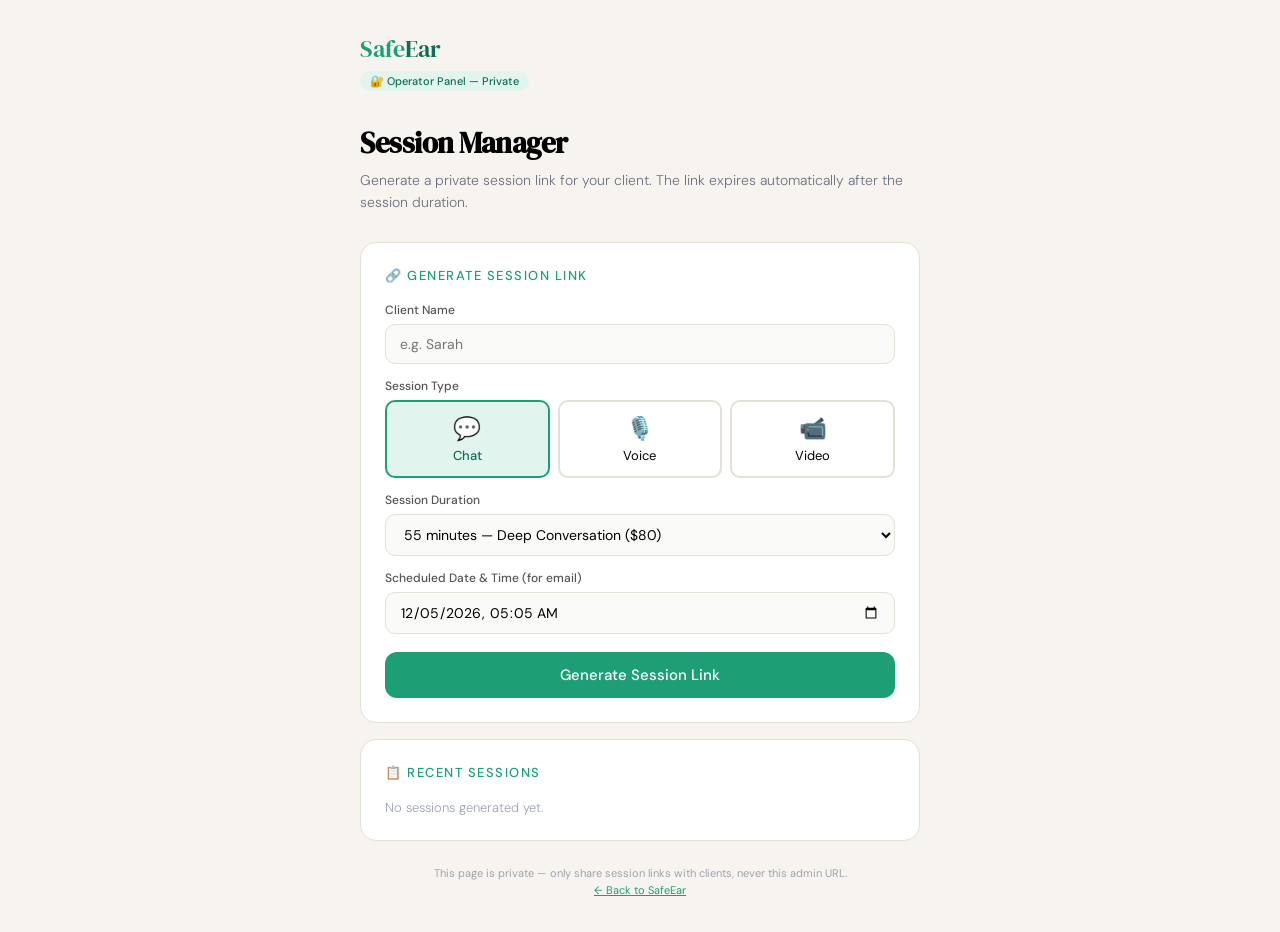
<file: safeear-netlify/admin-session.html>
<!DOCTYPE html>
<html lang="en">
<head>
  <meta charset="UTF-8"/>
  <meta name="viewport" content="width=device-width, initial-scale=1.0"/>
  <title>SafeEar — Session Manager</title>
  <link href="https://fonts.googleapis.com/css2?family=DM+Serif+Display:ital@0;1&family=DM+Sans:wght@300;400;500&display=swap" rel="stylesheet"/>
  <style>
    *{box-sizing:border-box;margin:0;padding:0}
    :root{--sage:#1D9E75;--sage-dark:#0F6E56;--sage-light:#E1F5EE;--warm:#f7f4ef;--border:#e4e0d8}
    body{font-family:'DM Sans',sans-serif;background:var(--warm);min-height:100vh;padding:32px 20px}
    .wrap{max-width:560px;margin:0 auto}
    .logo{font-family:'DM Serif Display',serif;font-size:1.5rem;color:var(--sage);margin-bottom:4px}
    .logo span{color:var(--sage-dark)}
    .admin-badge{font-size:11px;background:var(--sage-light);color:var(--sage-dark);padding:3px 10px;border-radius:20px;display:inline-block;margin-bottom:32px;font-weight:500}
    h1{font-family:'DM Serif Display',serif;font-size:1.8rem;letter-spacing:-0.5px;margin-bottom:6px}
    .sub{color:#6b7280;font-size:14px;margin-bottom:28px;font-weight:300;line-height:1.6}

    .card{background:#fff;border:1px solid var(--border);border-radius:16px;padding:24px;margin-bottom:16px}
    .card h2{font-size:13px;font-weight:500;text-transform:uppercase;letter-spacing:1.5px;color:var(--sage);margin-bottom:18px}

    label{display:block;font-size:12px;font-weight:500;color:#555;margin-bottom:6px;margin-top:14px}
    label:first-of-type{margin-top:0}
    input,select{width:100%;padding:10px 14px;border:1.5px solid var(--border);border-radius:10px;font-size:14px;font-family:'DM Sans',sans-serif;background:#fafaf8;outline:none;transition:border-color 0.2s}
    input:focus,select:focus{border-color:var(--sage);background:#fff}

    .type-grid{display:grid;grid-template-columns:1fr 1fr 1fr;gap:8px;margin-top:6px}
    .type-btn{padding:12px 8px;border-radius:10px;border:2px solid var(--border);background:#fff;cursor:pointer;font-size:13px;font-family:'DM Sans',sans-serif;transition:all 0.15s;text-align:center}
    .type-btn:hover{border-color:var(--sage)}
    .type-btn.active{border-color:var(--sage);background:var(--sage-light);color:var(--sage-dark);font-weight:500}
    .type-btn .type-icon{font-size:1.4rem;display:block;margin-bottom:4px}

    .gen-btn{width:100%;padding:13px;border-radius:12px;background:var(--sage);color:#fff;border:none;font-size:15px;font-family:'DM Sans',sans-serif;font-weight:500;cursor:pointer;margin-top:18px;transition:opacity 0.2s}
    .gen-btn:hover{opacity:0.88}
    .gen-btn:disabled{opacity:0.4;cursor:not-allowed}

    .result{background:var(--sage-light);border:1px solid rgba(29,158,117,0.25);border-radius:12px;padding:18px;margin-top:16px;display:none}
    .result.visible{display:block}
    .result-label{font-size:11px;font-weight:500;color:var(--sage-dark);text-transform:uppercase;letter-spacing:1px;margin-bottom:8px}
    .result-name{font-size:13px;color:var(--sage-dark);margin-bottom:10px;font-weight:500}
    .link-box{background:#fff;border:1px solid rgba(29,158,117,0.2);border-radius:8px;padding:10px 12px;font-size:12px;color:#1a1a1a;word-break:break-all;line-height:1.6;margin-bottom:10px;font-family:monospace}
    .copy-btn{width:100%;padding:10px;border-radius:8px;background:var(--sage-dark);color:#fff;border:none;font-size:13px;font-family:'DM Sans',sans-serif;font-weight:500;cursor:pointer;transition:background 0.2s}
    .copy-btn.copied{background:#22c55e}
    .expire-note{font-size:11px;color:var(--sage-dark);text-align:center;margin-top:8px}
    .action-links{display:flex;gap:8px;margin-top:10px}
    .action-link{flex:1;padding:8px;border-radius:8px;border:1px solid rgba(29,158,117,0.3);background:#fff;color:var(--sage-dark);font-size:12px;font-family:'DM Sans',sans-serif;cursor:pointer;text-align:center;text-decoration:none;font-weight:500}
    .action-link:hover{background:var(--sage-light)}

    .history{margin-top:8px}
    .history-item{display:flex;align-items:center;justify-content:space-between;padding:10px 0;border-bottom:1px solid var(--border);font-size:13px}
    .history-item:last-child{border-bottom:none}
    .hist-name{font-weight:500;color:#1a1a1a}
    .hist-meta{font-size:11px;color:#9ca3af;margin-top:2px}
    .hist-badge{font-size:10px;padding:2px 8px;border-radius:20px;font-weight:500}
    .hist-badge.active{background:#dcfce7;color:#166534}
    .hist-badge.expired{background:#fee2e2;color:#991b1b}
    .hist-copy{padding:5px 10px;border-radius:6px;background:var(--sage-light);color:var(--sage-dark);border:none;font-size:11px;font-family:'DM Sans',sans-serif;cursor:pointer;font-weight:500}

    .email-template{background:#fff;border:1px solid var(--border);border-radius:12px;padding:16px;margin-top:12px}
    .email-template h3{font-size:12px;font-weight:500;color:#555;margin-bottom:10px;text-transform:uppercase;letter-spacing:1px}
    .email-body{font-size:13px;color:#374151;line-height:1.75;white-space:pre-wrap}
    .copy-email-btn{width:100%;padding:9px;border-radius:8px;background:var(--sage-light);color:var(--sage-dark);border:none;font-size:12px;font-family:'DM Sans',sans-serif;cursor:pointer;margin-top:10px;font-weight:500}

    .disclaimer{font-size:11px;color:#9ca3af;text-align:center;margin-top:24px;line-height:1.6}
    .disclaimer a{color:var(--sage)}
  </style>
</head>
<body>
<div class="wrap">
  <div class="logo">Safe<span>Ear</span></div>
  <div class="admin-badge">🔐 Operator Panel — Private</div>

  <h1>Session Manager</h1>
  <p class="sub">Generate a private session link for your client. The link expires automatically after the session duration.</p>

  <!-- GENERATOR -->
  <div class="card">
    <h2>🔗 Generate Session Link</h2>

    <label>Client Name</label>
    <input type="text" id="clientName" placeholder="e.g. Sarah" oninput="updateEmailPreview()"/>

    <label>Session Type</label>
    <div class="type-grid">
      <button class="type-btn active" onclick="setType('chat')" id="type-chat">
        <span class="type-icon">💬</span>Chat
      </button>
      <button class="type-btn" onclick="setType('voice')" id="type-voice">
        <span class="type-icon">🎙️</span>Voice
      </button>
      <button class="type-btn" onclick="setType('video')" id="type-video">
        <span class="type-icon">📹</span>Video
      </button>
    </div>

    <label>Session Duration</label>
    <select id="duration" onchange="updateEmailPreview()">
      <option value="25">25 minutes — Quick Vent ($45)</option>
      <option value="55" selected>55 minutes — Deep Conversation ($80)</option>
      <option value="30">30 minutes</option>
      <option value="60">60 minutes</option>
      <option value="90">90 minutes</option>
    </select>

    <label>Scheduled Date &amp; Time (for email)</label>
    <input type="datetime-local" id="scheduleTime" onchange="updateEmailPreview()"/>

    <button class="gen-btn" onclick="generateLink()">Generate Session Link</button>

    <!-- RESULT -->
    <div class="result" id="result">
      <div class="result-label">Session link for</div>
      <div class="result-name" id="result-name">—</div>
      <div class="link-box" id="result-link">—</div>
      <button class="copy-btn" id="copyBtn" onclick="copyLink()">Copy Link</button>
      <div class="expire-note" id="result-expire">⏱ Expires after session duration</div>
      <div class="action-links">
        <a class="action-link" id="open-link" href="#" target="_blank">Open Link ↗</a>
        <button class="action-link" onclick="copyEmailTemplate()">Copy Email 📧</button>
      </div>
    </div>
  </div>

  <!-- EMAIL TEMPLATE -->
  <div class="card" id="email-card" style="display:none">
    <h2>📧 Email Template</h2>
    <div class="email-template">
      <h3>Copy this email to send to your client</h3>
      <div class="email-body" id="emailBody">—</div>
    </div>
    <button class="copy-email-btn" onclick="copyEmailTemplate()">Copy Email Text</button>
  </div>

  <!-- HISTORY -->
  <div class="card">
    <h2>📋 Recent Sessions</h2>
    <div class="history" id="historyList">
      <p style="font-size:13px;color:#9ca3af;font-weight:300">No sessions generated yet.</p>
    </div>
  </div>

  <p class="disclaimer">This page is private — only share session links with clients, never this admin URL.<br>
  <a href="/">← Back to SafeEar</a></p>
</div>

<script>
const BASE = window.location.origin;
let selectedType = 'chat';
let history_sessions = JSON.parse(localStorage.getItem('se_sessions') || '[]');

function setType(t) {
  selectedType = t;
  ['chat','voice','video'].forEach(x => {
    document.getElementById(`type-${x}`).className = `type-btn${x===t?' active':''}`;
  });
  updateEmailPreview();
}

function generateToken(type, clientName, durationMins) {
  const id      = Math.random().toString(36).slice(2,10).toUpperCase();
  const expiry  = Date.now() + durationMins * 60 * 1000;
  return btoa(`${id}:${type}:${expiry}:${encodeURIComponent(clientName)}`);
}

function getSessionUrl(type, token) {
  return `${BASE}/session-${type}.html?t=${token}`;
}

function generateLink() {
  const name     = document.getElementById('clientName').value.trim();
  const duration = parseInt(document.getElementById('duration').value);
  if (!name) { document.getElementById('clientName').focus(); return; }

  const token = generateToken(selectedType, name, duration);
  const link  = getSessionUrl(selectedType, token);
  const expiry = Date.now() + duration * 60 * 1000;

  document.getElementById('result').className = 'result visible';
  document.getElementById('result-name').textContent = name;
  document.getElementById('result-link').textContent = link;
  document.getElementById('open-link').href = link;
  document.getElementById('result-expire').textContent = `⏱ Link expires in ${duration} minutes from now`;
  document.getElementById('email-card').style.display = 'block';

  // Save to history
  history_sessions.unshift({ name, type:selectedType, duration, link, expiry, created: Date.now() });
  if (history_sessions.length > 20) history_sessions = history_sessions.slice(0, 20);
  localStorage.setItem('se_sessions', JSON.stringify(history_sessions));
  renderHistory();
  updateEmailPreview();
  window.scrollTo({top:0,behavior:'smooth'});
}

function copyLink() {
  const link = document.getElementById('result-link').textContent;
  navigator.clipboard.writeText(link);
  const btn = document.getElementById('copyBtn');
  btn.textContent = '✓ Copied!'; btn.className = 'copy-btn copied';
  setTimeout(() => { btn.textContent='Copy Link'; btn.className='copy-btn'; }, 2500);
}

function copyEmailTemplate() {
  const text = document.getElementById('emailBody').textContent;
  navigator.clipboard.writeText(text);
  alert('Email template copied to clipboard!');
}

function updateEmailPreview() {
  const name     = document.getElementById('clientName').value.trim() || '[Client Name]';
  const dur      = document.getElementById('duration').value;
  const typeMap  = {chat:'chat session',voice:'voice call',video:'video call'};
  const schedule = document.getElementById('scheduleTime').value;
  const link     = document.getElementById('result-link')?.textContent || '[Link will appear after generating]';
  const durLabel = dur === '25' ? '25 minutes' : dur === '55' ? '55 minutes' : `${dur} minutes`;
  const scheduleText = schedule ? new Date(schedule).toLocaleString([],{weekday:'long',month:'long',day:'numeric',hour:'2-digit',minute:'2-digit'}) : '[Your scheduled time]';

  const email = `Subject: Your SafeEar Session Link — ${scheduleText}

Hi ${name},

Your private SafeEar ${typeMap[selectedType]} is confirmed for ${scheduleText}.

Here is your private session link:
${link}

Important:
• This link is private — please do not share it with anyone
• The link will be active for ${durLabel} starting from our session time
• Click the link a few minutes before our session starts
• You will need to allow microphone${selectedType !== 'chat' ? ' (and camera for video)' : ''} access

Payment reminder:
Please complete payment before our session via Payoneer, WorldRemit, Remitly, or NALA. I will send payment details separately.

Looking forward to our session.

Warm regards,
SafeEar
safe-ear.com`;

  document.getElementById('emailBody').textContent = email;
}

function renderHistory() {
  const list = document.getElementById('historyList');
  if (!history_sessions.length) {
    list.innerHTML = '<p style="font-size:13px;color:#9ca3af;font-weight:300">No sessions generated yet.</p>';
    return;
  }
  list.innerHTML = history_sessions.slice(0,8).map(s => {
    const expired = Date.now() > s.expiry;
    const created = new Date(s.created).toLocaleString([],{month:'short',day:'numeric',hour:'2-digit',minute:'2-digit'});
    const icon    = s.type==='chat'?'💬':s.type==='voice'?'🎙️':'📹';
    return `
      <div class="history-item">
        <div>
          <div class="hist-name">${icon} ${s.name}</div>
          <div class="hist-meta">${s.duration} min · ${created}</div>
        </div>
        <div style="display:flex;align-items:center;gap:8px">
          <span class="hist-badge ${expired?'expired':'active'}">${expired?'Expired':'Active'}</span>
          ${!expired?`<button class="hist-copy" onclick="navigator.clipboard.writeText('${s.link}');this.textContent='✓';setTimeout(()=>this.textContent='Copy',1500)">Copy</button>`:''}
        </div>
      </div>`;
  }).join('');
}

renderHistory();
document.getElementById('scheduleTime').value = new Date(Date.now() + 3600000).toISOString().slice(0,16);
updateEmailPreview();
</script>
</body>
</html>
</file>
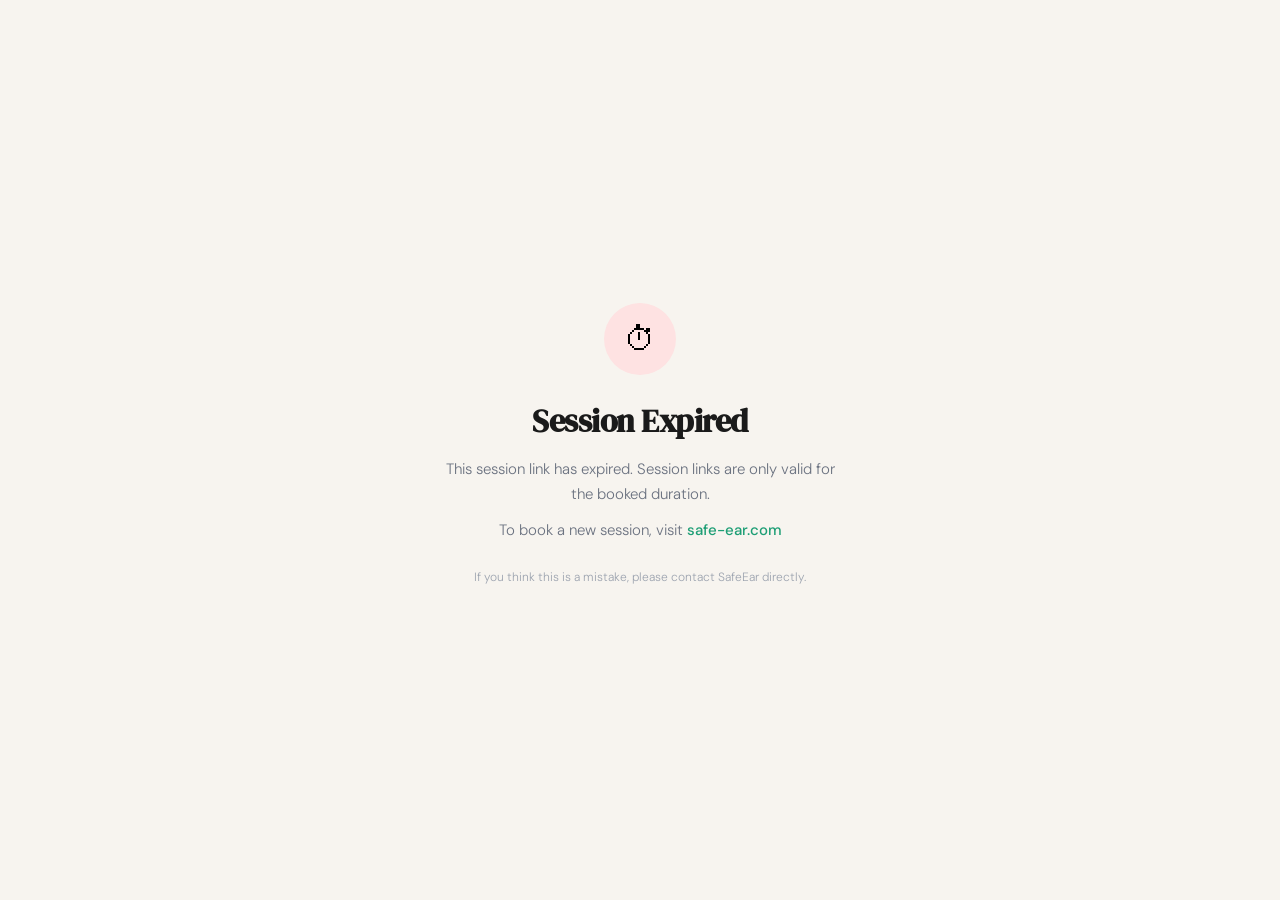
<file: safeear-netlify/session-chat.html>
<!DOCTYPE html>
<html lang="en">
<head>
  <meta charset="UTF-8"/>
  <meta name="viewport" content="width=device-width, initial-scale=1.0"/>
  <title>SafeEar — Private Chat Session</title>
  <link href="https://fonts.googleapis.com/css2?family=DM+Serif+Display:ital@0;1&family=DM+Sans:wght@300;400;500&display=swap" rel="stylesheet"/>
  <style>
    *{box-sizing:border-box;margin:0;padding:0}
    :root{--sage:#1D9E75;--sage-dark:#0F6E56;--sage-x:#085041;--sage-light:#E1F5EE}
    body{font-family:'DM Sans',sans-serif;background:#f7f4ef;height:100vh;display:flex;flex-direction:column;overflow:hidden}

    /* WAITING */
    #waiting{flex:1;display:flex;align-items:center;justify-content:center;padding:24px}
    .wait-card{text-align:center;max-width:400px;width:100%}
    .wait-logo{font-family:'DM Serif Display',serif;font-size:1.4rem;color:var(--sage);margin-bottom:36px}
    .wait-logo span{color:var(--sage-dark)}
    .wait-icon{width:80px;height:80px;border-radius:50%;background:var(--sage-light);display:flex;align-items:center;justify-content:center;margin:0 auto 20px;font-size:2.2rem}
    .wait-card h1{font-family:'DM Serif Display',serif;font-size:1.7rem;letter-spacing:-0.5px;margin-bottom:10px}
    .wait-card p{color:#6b7280;font-size:14px;line-height:1.7;margin-bottom:6px;font-weight:300}
    .timer-box{background:var(--sage-light);border-radius:12px;padding:14px 20px;margin:20px 0}
    .timer-label{font-size:11px;color:var(--sage-dark);font-weight:500;text-transform:uppercase;letter-spacing:1px;margin-bottom:4px}
    .timer-val{font-family:'DM Serif Display',serif;font-size:2.2rem;color:var(--sage-dark)}
    .pulse-dot{display:inline-block;width:8px;height:8px;border-radius:50%;background:var(--sage);animation:pulse 1.5s infinite;margin-right:6px}
    @keyframes pulse{0%,100%{opacity:1}50%{opacity:0.3}}
    .wait-status{font-size:13px;color:#9ca3af;margin-top:14px;display:flex;align-items:center;justify-content:center}
    .private-badge{display:inline-flex;align-items:center;gap:5px;font-size:11px;color:#9ca3af;margin-top:16px}

    /* CHAT */
    #chat-area{flex:1;display:none;flex-direction:column;height:100vh}
    .chat-header{background:var(--sage);padding:12px 16px;display:flex;align-items:center;justify-content:space-between;flex-shrink:0}
    .chat-header-left{display:flex;align-items:center;gap:10px}
    .avatar{width:36px;height:36px;border-radius:50%;background:rgba(255,255,255,0.2);display:flex;align-items:center;justify-content:center;color:#fff;font-weight:600;font-size:13px}
    .chat-header h2{color:#fff;font-size:13px;font-weight:500;margin-bottom:2px}
    .online-indicator{display:flex;align-items:center;gap:4px}
    .green-dot{width:6px;height:6px;border-radius:50%;background:#86efac;animation:pulse 1.5s infinite}
    .online-text{font-size:11px;color:rgba(255,255,255,0.7)}
    .session-timer{font-size:11px;color:rgba(255,255,255,0.7);background:rgba(255,255,255,0.15);padding:4px 10px;border-radius:20px}

    /* LANG PICKER */
    .lang-btn{display:flex;align-items:center;gap:5px;padding:5px 10px;background:rgba(255,255,255,0.15);border:none;border-radius:8px;color:#fff;font-size:11px;font-family:'DM Sans',sans-serif;cursor:pointer}
    .lang-btn:hover{background:rgba(255,255,255,0.25)}
    .lang-dropdown{position:absolute;top:100%;right:0;margin-top:4px;background:#fff;border-radius:12px;box-shadow:0 8px 32px rgba(0,0,0,0.15);overflow:hidden;z-index:50;width:170px;display:none}
    .lang-dropdown.open{display:block}
    .lang-dropdown-header{padding:8px 12px;font-size:10px;font-weight:500;color:#9ca3af;text-transform:uppercase;letter-spacing:1.5px;border-bottom:1px solid #f3f4f6}
    .lang-list{max-height:200px;overflow-y:auto}
    .lang-item{width:100%;display:flex;align-items:center;gap:8px;padding:9px 12px;border:none;background:none;cursor:pointer;font-size:13px;font-family:'DM Sans',sans-serif;text-align:left}
    .lang-item:hover{background:#f9fafb}
    .lang-item.active{color:var(--sage);font-weight:500}
    .lang-header-right{display:flex;align-items:center;gap:6px;position:relative}

    /* TRANSLATOR NOTICE */
    .trans-notice{background:#fffbf0;border-bottom:1px solid #fde68a;padding:7px 16px;display:none;align-items:center;gap:6px;font-size:11px;color:#92400e;flex-shrink:0}
    .trans-notice.visible{display:flex}

    /* MESSAGES */
    .messages{flex:1;overflow-y:auto;padding:16px;display:flex;flex-direction:column;gap:12px;background:#f7f4ef}
    .messages::-webkit-scrollbar{width:3px}
    .messages::-webkit-scrollbar-thumb{background:#e4e0d8;border-radius:2px}
    .msg-row{display:flex;flex-direction:column;gap:4px}
    .msg-row.from-me{align-items:flex-end}
    .msg-row.from-them{align-items:flex-start}
    .msg-row.system{align-items:center}
    .msg-name{font-size:10px;color:#9ca3af;padding:0 4px}
    .bubble{padding:10px 14px;border-radius:18px;font-size:14px;line-height:1.6;max-width:82%}
    .bubble.mine{background:var(--sage);color:#fff;border-bottom-right-radius:4px}
    .bubble.theirs{background:#fff;color:#1a1a1a;border:1px solid #e8e4dc;border-bottom-left-radius:4px;box-shadow:0 1px 4px rgba(0,0,0,0.05)}
    .bubble.sys{background:#f3f4f6;color:#6b7280;font-size:11px;border-radius:20px;padding:5px 14px}
    .trans-bubble{padding:7px 12px;border-radius:10px;font-size:11px;background:#f0fdf4;color:var(--sage-dark);border:1px solid rgba(29,158,117,0.2);max-width:82%}
    .translating-dots{display:flex;gap:3px;align-items:center;padding:8px 12px;background:#f0fdf4;border-radius:10px;border:1px solid rgba(29,158,117,0.2)}
    .translating-dots span{width:5px;height:5px;border-radius:50%;background:var(--sage);display:inline-block;animation:bounce 1.2s infinite}
    .translating-dots span:nth-child(2){animation-delay:0.15s}
    .translating-dots span:nth-child(3){animation-delay:0.3s}
    @keyframes bounce{0%,60%,100%{transform:translateY(0)}30%{transform:translateY(-4px)}}
    .msg-time{font-size:10px;color:#d1d5db;padding:0 4px}
    .typing{display:none;align-items:flex-start;gap:0}
    .typing.visible{display:flex}
    .typing-bubble{background:#fff;border:1px solid #e8e4dc;border-radius:18px;border-bottom-left-radius:4px;padding:12px 16px;display:flex;gap:4px;align-items:center;box-shadow:0 1px 4px rgba(0,0,0,0.05)}
    .typing-bubble span{width:6px;height:6px;border-radius:50%;background:#ccc;animation:bounce 1.2s infinite}
    .typing-bubble span:nth-child(2){animation-delay:0.15s}
    .typing-bubble span:nth-child(3){animation-delay:0.3s}

    /* INPUT */
    .input-area{background:#fff;border-top:1px solid #e8e4dc;padding:12px 14px;flex-shrink:0}
    .input-row{display:flex;gap:8px;align-items:flex-end;max-width:700px;margin:0 auto}
    textarea{flex:1;border:1.5px solid rgba(29,158,117,0.3);border-radius:12px;padding:10px 14px;font-size:14px;font-family:'DM Sans',sans-serif;resize:none;outline:none;line-height:1.5;min-height:44px;max-height:100px;transition:border-color 0.2s;background:#f9f9f7}
    textarea:focus{border-color:var(--sage);background:#fff}
    .send-btn{width:44px;height:44px;border-radius:12px;background:var(--sage);border:none;cursor:pointer;display:flex;align-items:center;justify-content:center;flex-shrink:0;transition:opacity 0.2s}
    .send-btn:hover{opacity:0.88}
    .send-btn:disabled{opacity:0.35;cursor:not-allowed}
    .send-btn svg{width:18px;height:18px;stroke:#fff;fill:none;stroke-width:2;stroke-linecap:round;stroke-linejoin:round}
    .input-hint{font-size:10px;color:#d1d5db;text-align:center;margin-top:6px}
  </style>
</head>
<body>

<!-- WAITING SCREEN -->
<div id="waiting">
  <div class="wait-card">
    <div class="wait-logo">Safe<span>Ear</span></div>
    <div class="wait-icon">🌿</div>
    <h1 id="wait-name">Welcome</h1>
    <p>Your private chat session room is ready.</p>
    <p>Your listener will join shortly.</p>
    <div class="timer-box">
      <div class="timer-label">Session expires in</div>
      <div class="timer-val" id="wait-timer">--:--</div>
    </div>
    <div class="wait-status">
      <span class="pulse-dot"></span>
      Waiting for SafeEar to join…
    </div>
    <div class="private-badge">🔒 Private &amp; confidential session</div>
  </div>
</div>

<!-- CHAT AREA -->
<div id="chat-area">
  <div class="chat-header">
    <div class="chat-header-left">
      <div class="avatar">SE</div>
      <div>
        <h2>SafeEar — Private Session</h2>
        <div class="online-indicator">
          <div class="green-dot"></div>
          <span class="online-text">Session active · <span id="header-timer">--:--</span></span>
        </div>
      </div>
    </div>
    <div class="lang-header-right">
      <div class="session-timer" id="session-timer-badge">--:--</div>
      <button class="lang-btn" id="langBtn" onclick="toggleLangPicker()">
        <span id="currentFlag">🇬🇧</span>
        <span id="currentLang">English</span>
        <svg width="10" height="10" viewBox="0 0 24 24" fill="none" stroke="currentColor" stroke-width="2.5"><path d="M6 9l6 6 6-6"/></svg>
      </button>
      <div class="lang-dropdown" id="langDropdown">
        <div class="lang-dropdown-header">Your language</div>
        <div class="lang-list" id="langList"></div>
      </div>
    </div>
  </div>

  <div class="trans-notice" id="transNotice">
    🌐 AI Translator active — <span id="transLangLabel">French</span> ↔ 🇬🇧 English
  </div>

  <div class="messages" id="messages">
    <div class="typing" id="typingIndicator">
      <div class="typing-bubble"><span></span><span></span><span></span></div>
    </div>
  </div>

  <div class="input-area">
    <div class="input-row">
      <textarea id="msgInput" placeholder="Type your message…" rows="1"
        oninput="autoResize(this)"
        onkeydown="handleKey(event)"></textarea>
      <button class="send-btn" id="sendBtn" onclick="sendMessage()" disabled>
        <svg viewBox="0 0 24 24"><line x1="22" y1="2" x2="11" y2="13"/><polygon points="22 2 15 22 11 13 2 9 22 2"/></svg>
      </button>
    </div>
    <div class="input-hint" id="inputHint">Press Enter to send · Shift+Enter for new line</div>
  </div>
</div>

<script>
// ── CONFIG ──────────────────────────────────────────────
const LANGUAGES = [
  {code:"en",label:"English",flag:"🇬🇧"},
  {code:"fr",label:"French",flag:"🇫🇷"},
  {code:"de",label:"German",flag:"🇩🇪"},
  {code:"es",label:"Spanish",flag:"🇪🇸"},
  {code:"it",label:"Italian",flag:"🇮🇹"},
  {code:"pt",label:"Portuguese",flag:"🇵🇹"},
  {code:"nl",label:"Dutch",flag:"🇳🇱"},
  {code:"ar",label:"Arabic",flag:"🇸🇦"},
  {code:"zh",label:"Chinese",flag:"🇨🇳"},
  {code:"ja",label:"Japanese",flag:"🇯🇵"},
  {code:"ru",label:"Russian",flag:"🇷🇺"},
  {code:"pl",label:"Polish",flag:"🇵🇱"},
  {code:"sw",label:"Swahili",flag:"🇰🇪"},
];

// ── SESSION PARSE ───────────────────────────────────────
function parseToken(token) {
  try {
    const decoded = atob(token);
    const parts   = decoded.split(':');
    const expiry  = parseInt(parts[2]);
    const name    = decodeURIComponent(parts[3] || 'Guest');
    return { sessionId:parts[0], type:parts[1], expiry, clientName:name,
             expired: Date.now() > expiry };
  } catch(e) { return null; }
}

const params  = new URLSearchParams(window.location.search);
const token   = params.get('t');
const session = token ? parseToken(token) : null;

if (!session) { window.location.href = 'session-expired.html'; }
else if (session.expired) { window.location.href = 'session-expired.html'; }

// ── STATE ───────────────────────────────────────────────
let clientLang    = 'en';
let clientName    = session ? session.clientName : 'Guest';
let sessionActive = false;
let sending       = false;

// ── INIT ────────────────────────────────────────────────
document.getElementById('wait-name').textContent = `Welcome, ${clientName}`;

// Build language list
const langList = document.getElementById('langList');
LANGUAGES.forEach(l => {
  const btn = document.createElement('button');
  btn.className = 'lang-item' + (l.code === 'en' ? ' active' : '');
  btn.innerHTML = `${l.flag} ${l.label}`;
  btn.onclick = () => setLang(l.code);
  langList.appendChild(btn);
});

// ── TIMER ───────────────────────────────────────────────
function updateTimers() {
  if (!session) return;
  const remaining = session.expiry - Date.now();
  if (remaining <= 0) {
    window.location.href = 'session-expired.html'; return;
  }
  const m  = Math.floor(remaining / 60000);
  const s  = Math.floor((remaining % 60000) / 1000);
  const ts = `${m}:${String(s).padStart(2,'0')}`;
  document.getElementById('wait-timer').textContent        = ts;
  document.getElementById('header-timer').textContent      = `expires in ${ts}`;
  document.getElementById('session-timer-badge').textContent = ts;
}
updateTimers();
setInterval(updateTimers, 1000);

// ── SHOW CHAT ────────────────────────────────────────────
function startChat() {
  document.getElementById('waiting').style.display   = 'none';
  document.getElementById('chat-area').style.display = 'flex';
  sessionActive = true;
  document.getElementById('sendBtn').disabled = false;
  addMessage({ text: `Hi ${clientName} 🌿 I'm here and I'm listening. Take your time — there's no rush.`, sender: 'operator' });
  document.getElementById('msgInput').focus();
}

// Auto-start chat after 2s for demo (in production, operator joins via their admin panel)
setTimeout(startChat, 2000);

// ── LANGUAGE ─────────────────────────────────────────────
function setLang(code) {
  clientLang = code;
  const lang = LANGUAGES.find(l => l.code === code);
  document.getElementById('currentFlag').textContent = lang.flag;
  document.getElementById('currentLang').textContent = lang.label;
  document.getElementById('transLangLabel').textContent = lang.label;
  document.getElementById('transNotice').className = 'trans-notice' + (code !== 'en' ? ' visible' : '');
  document.getElementById('inputHint').textContent = code !== 'en'
    ? `AI translating ${lang.flag} ↔ 🇬🇧 — type in ${lang.label}`
    : 'Press Enter to send · Shift+Enter for new line';
  langList.querySelectorAll('.lang-item').forEach((btn,i) => {
    btn.classList.toggle('active', LANGUAGES[i].code === code);
  });
  document.getElementById('langDropdown').classList.remove('open');
}

function toggleLangPicker() {
  document.getElementById('langDropdown').classList.toggle('open');
}
document.addEventListener('click', e => {
  if (!e.target.closest('.lang-header-right'))
    document.getElementById('langDropdown').classList.remove('open');
});

// ── MESSAGES ──────────────────────────────────────────────
function getTime() {
  return new Date().toLocaleTimeString([],{hour:'2-digit',minute:'2-digit'});
}

function addMessage({ text, sender, translated }) {
  const container = document.getElementById('messages');
  const typing    = document.getElementById('typingIndicator');
  const row = document.createElement('div');
  row.className = `msg-row ${sender === 'client' ? 'from-me' : sender === 'system' ? 'system' : 'from-them'}`;

  if (sender === 'system') {
    row.innerHTML = `<div class="bubble sys">${text}</div>`;
  } else {
    const nameEl = sender === 'operator' ? '<span class="msg-name">SafeEar</span>' : `<span class="msg-name">${clientName}</span>`;
    const bubbleClass = sender === 'client' ? 'mine' : 'theirs';
    const transEl = translated ? `<div class="trans-bubble">${translated}</div>` : '';
    row.innerHTML = `${nameEl}<div class="bubble ${bubbleClass}">${escHtml(text)}</div>${transEl}<span class="msg-time">${getTime()}</span>`;
  }
  container.insertBefore(row, typing);
  container.scrollTop = container.scrollHeight;
  return row;
}

function addTranslatingBubble() {
  const container = document.getElementById('messages');
  const typing    = document.getElementById('typingIndicator');
  const div = document.createElement('div');
  div.className = 'msg-row from-me';
  div.innerHTML = `<div class="translating-dots"><span></span><span></span><span></span><span style="font-size:11px;color:#0F6E56;margin-left:4px">Translating…</span></div>`;
  container.insertBefore(div, typing);
  container.scrollTop = container.scrollHeight;
  return div;
}

function escHtml(t) {
  return t.replace(/&/g,'&amp;').replace(/</g,'&lt;').replace(/>/g,'&gt;');
}

// ── TRANSLATE ─────────────────────────────────────────────
async function translate(text, fromLabel, toLabel) {
  if (fromLabel === toLabel) return text;
  try {
    const res = await fetch('https://api.anthropic.com/v1/messages', {
      method:'POST',
      headers:{'Content-Type':'application/json'},
      body: JSON.stringify({
        model:'claude-sonnet-4-6',
        max_tokens:500,
        system:`You are an empathetic translator for SafeEar, a mental wellness listening service. Translate from ${fromLabel} to ${toLabel}. Keep the emotional warmth and tone. Return ONLY the translated text — nothing else.`,
        messages:[{role:'user',content:text}]
      })
    });
    const data = await res.json();
    return data.content?.[0]?.text?.trim() || text;
  } catch { return text; }
}

// ── SEND ──────────────────────────────────────────────────
async function sendMessage() {
  const input  = document.getElementById('msgInput');
  const text   = input.value.trim();
  if (!text || sending || !sessionActive) return;
  input.value = '';
  input.style.height = 'auto';
  sending = true;
  document.getElementById('sendBtn').disabled = true;

  const lang = LANGUAGES.find(l => l.code === clientLang);

  if (clientLang !== 'en') {
    // Show original + translating
    addMessage({ text, sender: 'client' });
    const tBubble = addTranslatingBubble();
    const englishText = await translate(text, lang.label, 'English');
    tBubble.innerHTML = `<div class="msg-row from-me"><div class="trans-bubble">🇬🇧 ${escHtml(englishText)}</div></div>`;
    // Show typing then reply
    showTyping();
    setTimeout(async () => {
      hideTyping();
      const replyEn = `Thank you for sharing that. I hear you. 💚`;
      const replyTranslated = await translate(replyEn, 'English', lang.label);
      addMessage({ text: replyTranslated, sender: 'operator', translated: `🇬🇧 ${replyEn}` });
    }, 1800);
  } else {
    addMessage({ text, sender: 'client' });
    showTyping();
    setTimeout(() => {
      hideTyping();
      addMessage({ text: `Thank you for sharing that with me. I'm here. 💚`, sender: 'operator' });
    }, 1500);
  }

  sending = false;
  document.getElementById('sendBtn').disabled = false;
  input.focus();
}

function showTyping() { document.getElementById('typingIndicator').classList.add('visible'); document.getElementById('messages').scrollTop = 99999; }
function hideTyping() { document.getElementById('typingIndicator').classList.remove('visible'); }

function handleKey(e) {
  if (e.key === 'Enter' && !e.shiftKey) { e.preventDefault(); sendMessage(); }
}

function autoResize(el) {
  el.style.height = 'auto';
  el.style.height = Math.min(el.scrollHeight, 100) + 'px';
}
</script>
</body>
</html>
</file>
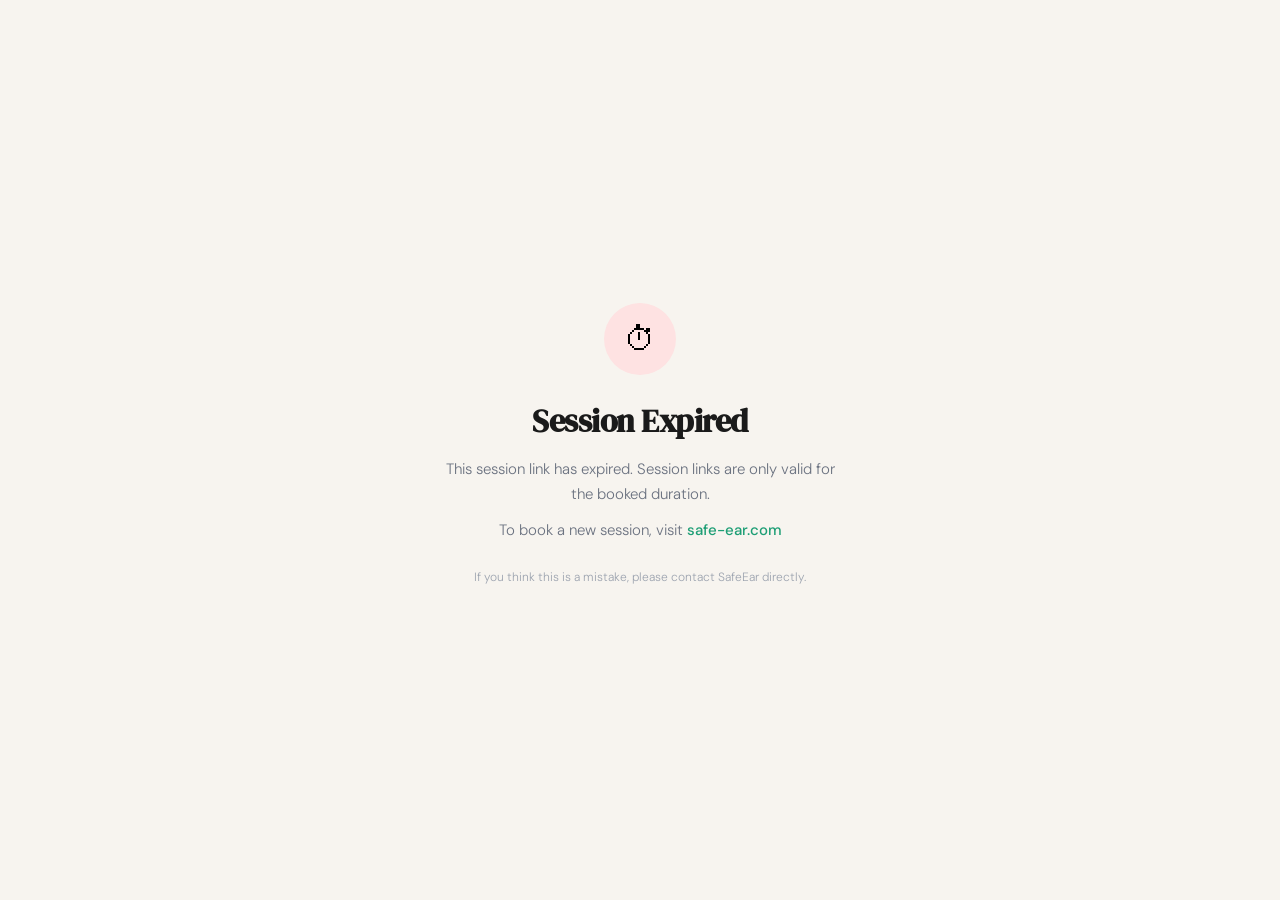
<file: safeear-netlify/session-expired.html>
<!DOCTYPE html>
<html lang="en">
<head>
  <meta charset="UTF-8"/>
  <meta name="viewport" content="width=device-width, initial-scale=1.0"/>
  <title>Session Expired — SafeEar</title>
  <link href="https://fonts.googleapis.com/css2?family=DM+Serif+Display:ital@0;1&family=DM+Sans:wght@300;400;500&display=swap" rel="stylesheet"/>
  <style>
    *{box-sizing:border-box;margin:0;padding:0}
    body{font-family:'DM Sans',sans-serif;background:#f7f4ef;min-height:100vh;display:flex;align-items:center;justify-content:center;padding:24px}
    .card{text-align:center;max-width:400px;width:100%}
    .icon{width:72px;height:72px;border-radius:50%;background:#fee2e2;display:flex;align-items:center;justify-content:center;margin:0 auto 24px;font-size:2rem}
    h1{font-family:'DM Serif Display',serif;font-size:2rem;letter-spacing:-0.5px;margin-bottom:14px;color:#1a1a1a}
    p{color:#6b7280;font-size:15px;line-height:1.7;margin-bottom:10px;font-weight:300}
    a{color:#1D9E75;font-weight:500;text-decoration:none}
    a:hover{text-decoration:underline}
    .meta{font-size:12px;color:#9ca3af;margin-top:24px}
  </style>
</head>
<body>
  <div class="card">
    <div class="icon">⏱</div>
    <h1>Session Expired</h1>
    <p>This session link has expired. Session links are only valid for the booked duration.</p>
    <p>To book a new session, visit <a href="https://safe-ear.com">safe-ear.com</a></p>
    <p class="meta">If you think this is a mistake, please contact SafeEar directly.</p>
  </div>
</body>
</html>
</file>
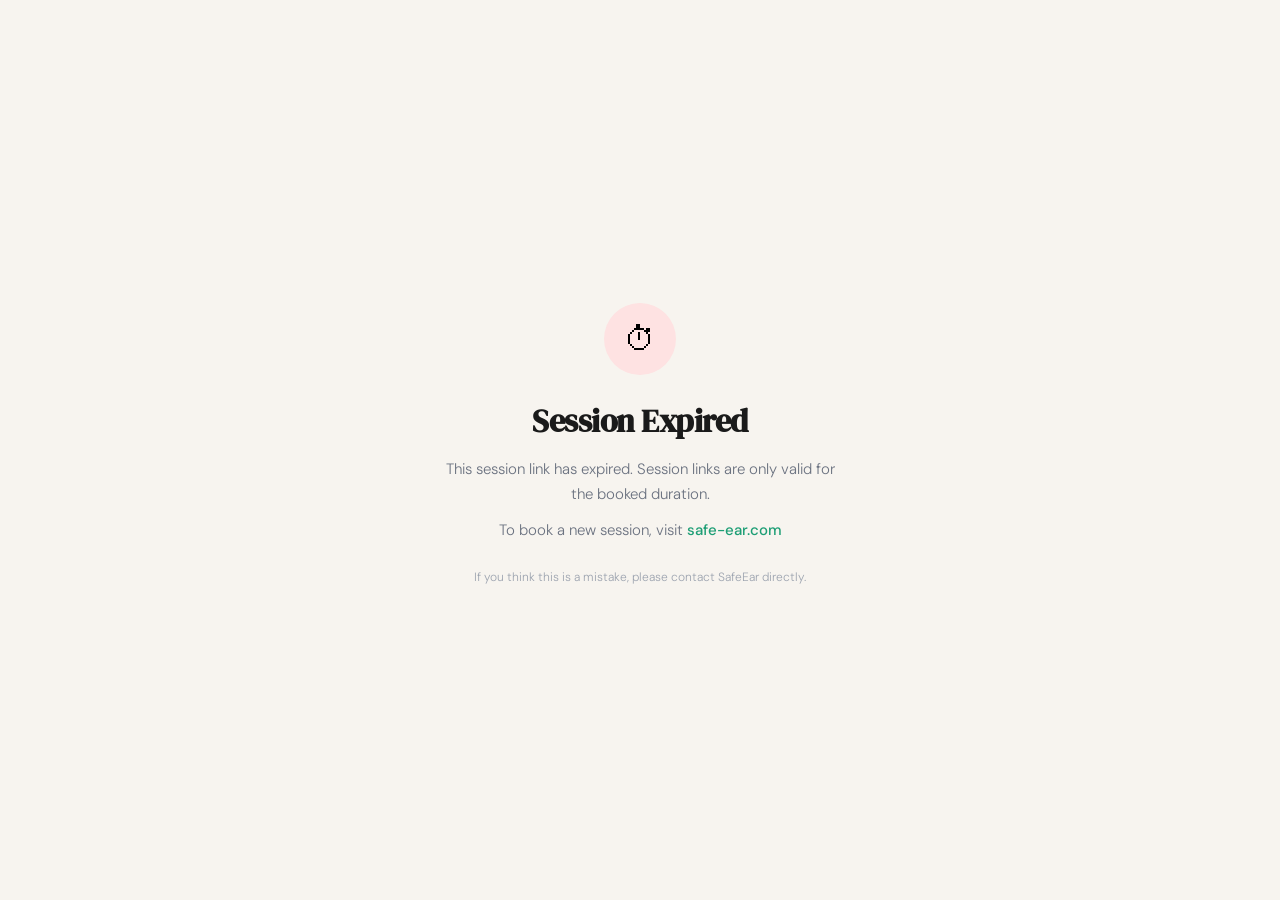
<file: safeear-netlify/session-video.html>
<!DOCTYPE html>
<html lang="en">
<head>
  <meta charset="UTF-8"/>
  <meta name="viewport" content="width=device-width, initial-scale=1.0"/>
  <title>SafeEar — Video Session</title>
  <link href="https://fonts.googleapis.com/css2?family=DM+Serif+Display:ital@0;1&family=DM+Sans:wght@300;400;500&display=swap" rel="stylesheet"/>
  <style>
    *{box-sizing:border-box;margin:0;padding:0}
    :root{--sage:#1D9E75;--sage-dark:#0F6E56;--sage-light:#E1F5EE}
    body{font-family:'DM Sans',sans-serif;background:#0d0d0d;min-height:100vh;display:flex;flex-direction:column;color:#fff}

    /* WAITING */
    #waiting{flex:1;display:flex;align-items:center;justify-content:center;padding:24px}
    .wait-card{text-align:center;max-width:400px}
    .wait-logo{font-family:'DM Serif Display',serif;font-size:1.4rem;color:var(--sage);margin-bottom:36px}
    .wait-logo span{color:#c2ddd2}
    .wait-icon{width:88px;height:88px;border-radius:50%;background:var(--sage-light);display:flex;align-items:center;justify-content:center;margin:0 auto 20px;font-size:2.5rem;box-shadow:0 0 0 16px rgba(29,158,117,0.12),0 0 0 32px rgba(29,158,117,0.06)}
    h1{font-family:'DM Serif Display',serif;font-size:1.8rem;letter-spacing:-0.5px;margin-bottom:10px;color:#fff}
    .wait-sub{color:rgba(255,255,255,0.5);font-size:14px;line-height:1.7;font-weight:300;margin-bottom:4px}
    .timer-box{background:rgba(29,158,117,0.15);border:1px solid rgba(29,158,117,0.3);border-radius:12px;padding:14px 20px;margin:20px 0;display:inline-block}
    .timer-label{font-size:11px;color:var(--sage);font-weight:500;text-transform:uppercase;letter-spacing:1px;margin-bottom:4px}
    .timer-val{font-family:'DM Serif Display',serif;font-size:2rem;color:var(--sage)}
    .wait-status{font-size:13px;color:rgba(255,255,255,0.4);margin-top:16px;display:flex;align-items:center;justify-content:center;gap:8px}
    .pulse{width:8px;height:8px;border-radius:50%;background:var(--sage);animation:pulse 1.5s infinite}
    @keyframes pulse{0%,100%{opacity:1}50%{opacity:0.3}}
    .badge{display:inline-flex;align-items:center;gap:5px;font-size:11px;color:rgba(255,255,255,0.3);margin-top:14px}

    /* VIDEO */
    #video-area{flex:1;display:none;flex-direction:column;height:100vh}
    .vid-topbar{display:flex;align-items:center;justify-content:space-between;padding:12px 20px;background:rgba(0,0,0,0.5);flex-shrink:0}
    .vid-logo{font-family:'DM Serif Display',serif;font-size:1.1rem}
    .vid-logo span{color:var(--sage)}
    .vid-status{display:flex;align-items:center;gap:6px;font-size:12px;color:rgba(255,255,255,0.6)}
    .vid-encrypted{display:flex;align-items:center;gap:5px;font-size:11px;color:rgba(255,255,255,0.35);background:rgba(255,255,255,0.08);padding:4px 10px;border-radius:20px}

    .vid-main{flex:1;display:flex;align-items:center;justify-content:center;position:relative;padding:20px}
    .remote-video{width:100%;max-width:780px;aspect-ratio:16/9;border-radius:16px;background:#1a1a2e;display:flex;align-items:center;justify-content:center;overflow:hidden}
    .remote-placeholder{text-align:center}
    .remote-avatar{width:88px;height:88px;border-radius:50%;background:var(--sage-light);display:flex;align-items:center;justify-content:center;margin:0 auto 16px;font-size:2.5rem}
    .remote-placeholder p{color:rgba(255,255,255,0.5);font-size:14px;margin-bottom:4px}
    .remote-placeholder small{color:rgba(255,255,255,0.25);font-size:12px}

    .local-video-wrap{position:absolute;bottom:24px;right:24px;width:140px;aspect-ratio:4/3;border-radius:12px;overflow:hidden;border:2px solid rgba(255,255,255,0.2);background:#111}
    video.local{width:100%;height:100%;object-fit:cover;transform:scaleX(-1)}
    .local-off{width:100%;height:100%;display:flex;align-items:center;justify-content:center;color:rgba(255,255,255,0.3)}

    .vid-controls{display:flex;align-items:center;justify-content:center;gap:16px;padding:20px;background:rgba(0,0,0,0.4);flex-shrink:0}
    .ctrl-btn{width:52px;height:52px;border-radius:50%;border:none;cursor:pointer;display:flex;align-items:center;justify-content:center;transition:all 0.2s}
    .ctrl-btn:hover{transform:scale(1.08)}
    .ctrl-btn.normal{background:rgba(255,255,255,0.15)}
    .ctrl-btn.danger{background:#ef4444}
    .ctrl-btn.off{background:#ef4444}
    .ctrl-btn svg{stroke:#fff;fill:none;stroke-width:2;stroke-linecap:round;stroke-linejoin:round}
    .end-btn{width:60px;height:60px;border-radius:50%;background:#ef4444;border:none;cursor:pointer;display:flex;align-items:center;justify-content:center;transition:all 0.2s}
    .end-btn:hover{transform:scale(1.05);background:#dc2626}
    .timer-badge{font-size:12px;color:rgba(255,255,255,0.55);background:rgba(255,255,255,0.1);padding:6px 14px;border-radius:20px}
  </style>
</head>
<body>

<!-- WAITING -->
<div id="waiting">
  <div class="wait-card">
    <div class="wait-logo">Safe<span>Ear</span></div>
    <div class="wait-icon">📹</div>
    <h1 id="wait-name">Welcome</h1>
    <p class="wait-sub">Your private video session room is ready.</p>
    <p class="wait-sub">Please allow camera &amp; microphone access when prompted.</p>
    <div class="timer-box">
      <div class="timer-label">Session expires in</div>
      <div class="timer-val" id="wait-timer">--:--</div>
    </div>
    <div class="wait-status"><div class="pulse"></div>Waiting for SafeEar to join…</div>
    <div class="badge">🔒 Private &amp; encrypted session</div>
  </div>
</div>

<!-- VIDEO ROOM -->
<div id="video-area">
  <div class="vid-topbar">
    <div class="vid-logo">Safe<span>Ear</span></div>
    <div class="vid-status">
      <div class="pulse"></div>
      Session active · <span id="header-timer">--:--</span>
    </div>
    <div class="vid-encrypted">🔒 Private session</div>
  </div>

  <div class="vid-main">
    <div class="remote-video">
      <div class="remote-placeholder">
        <div class="remote-avatar">🌿</div>
        <p id="remote-status">Waiting for SafeEar…</p>
        <small id="session-name"></small>
      </div>
    </div>
    <div class="local-video-wrap" id="localWrap">
      <video class="local" id="localVideo" autoplay muted playsinline></video>
    </div>
  </div>

  <div class="vid-controls">
    <button class="ctrl-btn normal" id="muteBtn" onclick="toggleMute()" title="Mute">
      <svg width="22" height="22" viewBox="0 0 24 24"><path d="M12 1a3 3 0 0 0-3 3v8a3 3 0 0 0 6 0V4a3 3 0 0 0-3-3z"/><path d="M19 10v2a7 7 0 0 1-14 0v-2"/><line x1="12" y1="19" x2="12" y2="23"/><line x1="8" y1="23" x2="16" y2="23"/></svg>
    </button>
    <button class="ctrl-btn normal" id="videoBtn" onclick="toggleVideo()" title="Camera">
      <svg width="22" height="22" viewBox="0 0 24 24"><polygon points="23 7 16 12 23 17 23 7"/><rect x="1" y="5" width="15" height="14" rx="2" ry="2"/></svg>
    </button>
    <div class="timer-badge" id="ctrl-timer">--:--</div>
    <button class="end-btn" onclick="endCall()" title="End call">
      <svg width="24" height="24" viewBox="0 0 24 24" style="stroke:#fff;fill:none;stroke-width:2;transform:rotate(135deg)"><path d="M22 16.92v3a2 2 0 0 1-2.18 2 19.79 19.79 0 0 1-8.63-3.07A19.5 19.5 0 0 1 4.69 12 19.79 19.79 0 0 1 1.61 3.4 2 2 0 0 1 3.6 1.21h3a2 2 0 0 1 2 1.72 12.84 12.84 0 0 0 .7 2.81 2 2 0 0 1-.45 2.11L7.91 9A16 16 0 0 0 15 16.09l1.27-1.27a2 2 0 0 1 2.11-.45 12.84 12.84 0 0 0 2.81.7A2 2 0 0 1 22 16.92z"/></svg>
    </button>
  </div>
</div>

<script>
const params  = new URLSearchParams(window.location.search);
const token   = params.get('t');

function parseToken(t) {
  try {
    const d = atob(t), parts = d.split(':');
    return { sessionId:parts[0], type:parts[1], expiry:parseInt(parts[2]), clientName:decodeURIComponent(parts[3]||'Guest'), expired: Date.now()>parseInt(parts[2]) };
  } catch { return null; }
}

const session = token ? parseToken(token) : null;
if (!session || session.expired) window.location.href = 'session-expired.html';

let localStream = null, muted = false, videoOff = false;

document.getElementById('wait-name').textContent = `Welcome, ${session.clientName}`;
document.getElementById('session-name').textContent = session.clientName;

function updateTimers() {
  const r = session.expiry - Date.now();
  if (r <= 0) { window.location.href = 'session-expired.html'; return; }
  const m = Math.floor(r/60000), s = Math.floor((r%60000)/1000);
  const ts = `${m}:${String(s).padStart(2,'0')}`;
  document.getElementById('wait-timer').textContent = ts;
  document.getElementById('header-timer').textContent = ts;
  document.getElementById('ctrl-timer').textContent  = ts;
}
updateTimers(); setInterval(updateTimers, 1000);

function startVideo() {
  navigator.mediaDevices.getUserMedia({video:true,audio:true}).then(stream => {
    localStream = stream;
    document.getElementById('localVideo').srcObject = stream;
    document.getElementById('waiting').style.display   = 'none';
    document.getElementById('video-area').style.display = 'flex';
    document.getElementById('remote-status').textContent = 'Waiting for SafeEar to join…';
  }).catch(() => {
    document.getElementById('waiting').style.display   = 'none';
    document.getElementById('video-area').style.display = 'flex';
  });
}
setTimeout(startVideo, 1500);

function toggleMute() {
  muted = !muted;
  localStream?.getAudioTracks().forEach(t => t.enabled = !muted);
  const btn = document.getElementById('muteBtn');
  btn.className = `ctrl-btn ${muted?'off':'normal'}`;
}
function toggleVideo() {
  videoOff = !videoOff;
  localStream?.getVideoTracks().forEach(t => t.enabled = !videoOff);
  const btn = document.getElementById('videoBtn');
  btn.className = `ctrl-btn ${videoOff?'off':'normal'}`;
  document.getElementById('localWrap').style.opacity = videoOff ? '0.4' : '1';
}
function endCall() {
  localStream?.getTracks().forEach(t => t.stop());
  window.location.href = 'session-expired.html';
}
</script>
</body>
</html>
</file>
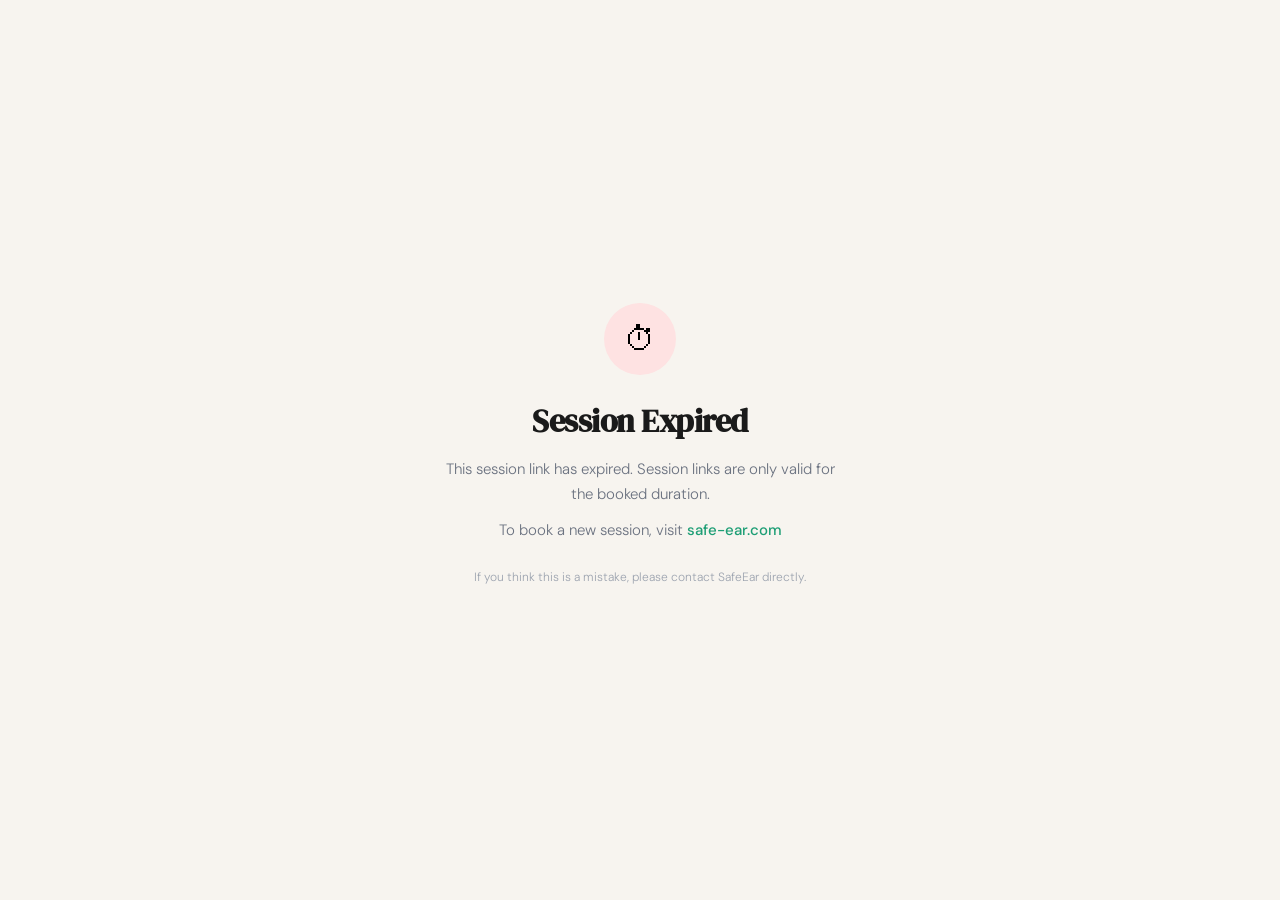
<file: safeear-netlify/session-voice.html>
<!DOCTYPE html>
<html lang="en">
<head>
  <meta charset="UTF-8"/>
  <meta name="viewport" content="width=device-width, initial-scale=1.0"/>
  <title>SafeEar — Voice Session</title>
  <link href="https://fonts.googleapis.com/css2?family=DM+Serif+Display:ital@0;1&family=DM+Sans:wght@300;400;500&display=swap" rel="stylesheet"/>
  <style>
    *{box-sizing:border-box;margin:0;padding:0}
    :root{--sage:#1D9E75;--sage-dark:#0F6E56;--sage-light:#E1F5EE}
    body{font-family:'DM Sans',sans-serif;background:#f7f4ef;min-height:100vh;display:flex;flex-direction:column;align-items:center;justify-content:center;padding:24px}
    .logo{font-family:'DM Serif Display',serif;font-size:1.4rem;color:var(--sage);margin-bottom:48px}
    .logo span{color:var(--sage-dark)}
    .avatar-ring{width:120px;height:120px;border-radius:50%;background:var(--sage-light);display:flex;align-items:center;justify-content:center;margin:0 auto 24px;font-size:3rem;box-shadow:0 0 0 20px rgba(29,158,117,0.1),0 0 0 40px rgba(29,158,117,0.05);animation:ripple 2s ease-in-out infinite}
    @keyframes ripple{0%,100%{box-shadow:0 0 0 20px rgba(29,158,117,0.12),0 0 0 40px rgba(29,158,117,0.06)}50%{box-shadow:0 0 0 28px rgba(29,158,117,0.08),0 0 0 52px rgba(29,158,117,0.04)}}
    h1{font-family:'DM Serif Display',serif;font-size:1.7rem;letter-spacing:-0.5px;margin-bottom:6px;text-align:center}
    .sub{color:#6b7280;font-size:14px;margin-bottom:8px;text-align:center}
    .duration{font-family:'DM Serif Display',serif;font-size:2.2rem;color:var(--sage);font-weight:600;margin-bottom:4px;text-align:center}
    .expires{color:#9ca3af;font-size:12px;text-align:center;margin-bottom:48px}
    .controls{display:flex;align-items:center;gap:20px;justify-content:center}
    .ctrl{width:58px;height:58px;border-radius:50%;border:none;cursor:pointer;display:flex;align-items:center;justify-content:center;transition:all 0.2s}
    .ctrl:hover{transform:scale(1.06)}
    .ctrl.normal{background:#e5e7eb}
    .ctrl.off{background:#ef4444}
    .ctrl svg{stroke-width:2;stroke-linecap:round;stroke-linejoin:round}
    .end-ctrl{width:68px;height:68px;border-radius:50%;background:#ef4444;border:none;cursor:pointer;display:flex;align-items:center;justify-content:center}
    .end-ctrl:hover{background:#dc2626}
    .badge{margin-top:32px;font-size:12px;color:#9ca3af;display:flex;align-items:center;justify-content:center;gap:4px}
    .pulse{display:inline-block;width:7px;height:7px;border-radius:50%;background:var(--sage);animation:p 1.5s infinite}
    @keyframes p{0%,100%{opacity:1}50%{opacity:0.3}}
  </style>
</head>
<body>
  <div class="logo">Safe<span>Ear</span></div>
  <div class="avatar-ring">🌿</div>
  <h1 id="client-name">Voice Session</h1>
  <p class="sub" id="call-status">Connecting…</p>
  <div class="duration" id="duration">00:00</div>
  <div class="expires" id="expires-text">Expires in --:--</div>

  <div class="controls">
    <button class="ctrl normal" id="muteBtn" onclick="toggleMute()" title="Mute mic">
      <svg width="24" height="24" viewBox="0 0 24 24" fill="none" stroke="#374151"><path d="M12 1a3 3 0 0 0-3 3v8a3 3 0 0 0 6 0V4a3 3 0 0 0-3-3z"/><path d="M19 10v2a7 7 0 0 1-14 0v-2"/><line x1="12" y1="19" x2="12" y2="23"/><line x1="8" y1="23" x2="16" y2="23"/></svg>
    </button>
    <button class="end-ctrl" onclick="endCall()" title="End call">
      <svg width="26" height="26" viewBox="0 0 24 24" fill="none" stroke="#fff" stroke-width="2" stroke-linecap="round" stroke-linejoin="round" style="transform:rotate(135deg)"><path d="M22 16.92v3a2 2 0 0 1-2.18 2 19.79 19.79 0 0 1-8.63-3.07A19.5 19.5 0 0 1 4.69 12 19.79 19.79 0 0 1 1.61 3.4 2 2 0 0 1 3.6 1.21h3a2 2 0 0 1 2 1.72 12.84 12.84 0 0 0 .7 2.81 2 2 0 0 1-.45 2.11L7.91 9A16 16 0 0 0 15 16.09l1.27-1.27a2 2 0 0 1 2.11-.45 12.84 12.84 0 0 0 2.81.7A2 2 0 0 1 22 16.92z"/></svg>
    </button>
  </div>

  <div class="badge"><span class="pulse"></span> Private &amp; confidential</div>

<script>
const params  = new URLSearchParams(window.location.search);
const token   = params.get('t');
function parseToken(t) {
  try { const d=atob(t),p=d.split(':'); return {clientName:decodeURIComponent(p[3]||'Guest'),expiry:parseInt(p[2]),expired:Date.now()>parseInt(p[2])}; }
  catch{ return null; }
}
const session = token ? parseToken(token) : null;
if (!session||session.expired) window.location.href='session-expired.html';

document.getElementById('client-name').textContent = session.clientName;

let muted=false, durationSecs=0, stream=null;

navigator.mediaDevices.getUserMedia({audio:true}).then(s=>{
  stream=s;
  document.getElementById('call-status').textContent='Connected — SafeEar is listening';
}).catch(()=>{
  document.getElementById('call-status').textContent='Mic access denied — audio may not work';
});

function fmtDur(s){return `${String(Math.floor(s/60)).padStart(2,'0')}:${String(s%60).padStart(2,'0')}`;}

setInterval(()=>{
  durationSecs++;
  document.getElementById('duration').textContent=fmtDur(durationSecs);
  const r=session.expiry-Date.now();
  if(r<=0){window.location.href='session-expired.html';return;}
  const m=Math.floor(r/60000),sec=Math.floor((r%60000)/1000);
  document.getElementById('expires-text').textContent=`Expires in ${m}:${String(sec).padStart(2,'0')}`;
},1000);

function toggleMute(){
  muted=!muted;
  stream?.getAudioTracks().forEach(t=>t.enabled=!muted);
  const b=document.getElementById('muteBtn');
  b.className=`ctrl ${muted?'off':'normal'}`;
  b.querySelector('svg').style.stroke=muted?'#fff':'#374151';
}
function endCall(){
  stream?.getTracks().forEach(t=>t.stop());
  window.location.href='session-expired.html';
}
</script>
</body>
</html>
</file>
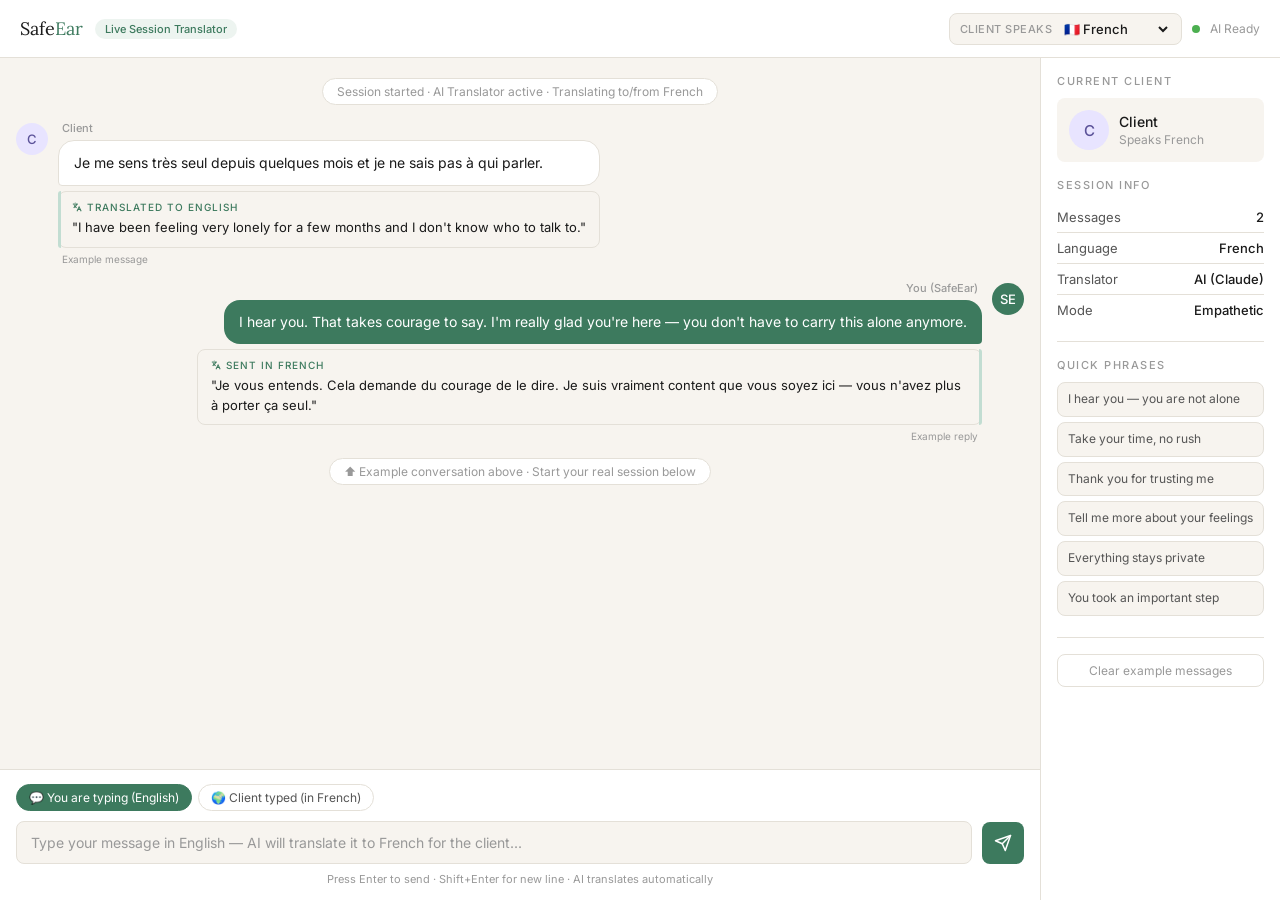
<file: safeear-netlify/translator.html>
<!DOCTYPE html>
<html lang="en">
<head>
  <meta charset="UTF-8" />
  <meta name="viewport" content="width=device-width, initial-scale=1.0" />
  <title>SafeEar — Live Session Translator</title>
  <link rel="preconnect" href="https://fonts.googleapis.com" />
  <link rel="preconnect" href="https://fonts.gstatic.com" crossorigin />
  <link href="https://fonts.googleapis.com/css2?family=Lora:ital,wght@0,400;0,600;1,400&family=Inter:wght@300;400;500&display=swap" rel="stylesheet" />
  <style>
    *, *::before, *::after { box-sizing: border-box; margin: 0; padding: 0; }
    :root {
      --sage: #3d7a5e;
      --sage-light: #edf4f0;
      --sage-mid: #c2ddd2;
      --warm: #f7f4ef;
      --ink: #1a1a1a;
      --ink-soft: #555;
      --ink-faint: #999;
      --border: #e4e0d8;
      --white: #ffffff;
      --radius: 14px;
      --radius-sm: 8px;
      --bubble-you: #edf4f0;
      --bubble-client: #ffffff;
    }

    html, body { height: 100%; }

    body {
      font-family: 'Inter', sans-serif;
      background: var(--warm);
      color: var(--ink);
      display: flex;
      flex-direction: column;
      height: 100vh;
      overflow: hidden;
      -webkit-font-smoothing: antialiased;
    }

    /* TOP BAR */
    .topbar {
      background: var(--white);
      border-bottom: 1px solid var(--border);
      padding: 0 20px;
      height: 58px;
      display: flex;
      align-items: center;
      justify-content: space-between;
      flex-shrink: 0;
      gap: 12px;
    }
    .topbar-left { display: flex; align-items: center; gap: 12px; }
    .logo {
      font-family: 'Lora', serif;
      font-size: 18px;
      color: var(--ink);
    }
    .logo span { color: var(--sage); }
    .session-badge {
      font-size: 11px;
      background: var(--sage-light);
      color: var(--sage);
      padding: 3px 10px;
      border-radius: 100px;
      font-weight: 500;
    }
    .topbar-right { display: flex; align-items: center; gap: 10px; }

    /* LANGUAGE SELECTOR */
    .lang-selector {
      display: flex;
      align-items: center;
      gap: 8px;
      background: var(--warm);
      border: 1px solid var(--border);
      border-radius: var(--radius-sm);
      padding: 6px 10px;
    }
    .lang-label { font-size: 11px; color: var(--ink-faint); font-weight: 500; letter-spacing: 0.5px; }
    .lang-select {
      border: none;
      background: transparent;
      font-size: 13px;
      font-family: 'Inter', sans-serif;
      color: var(--ink);
      font-weight: 500;
      cursor: pointer;
      outline: none;
      padding: 0;
    }

    .status-dot {
      width: 8px; height: 8px;
      background: #4CAF50;
      border-radius: 50%;
      animation: pulse 2s infinite;
    }
    @keyframes pulse {
      0%, 100% { opacity: 1; }
      50% { opacity: 0.4; }
    }
    .status-text { font-size: 12px; color: var(--ink-faint); }

    /* LAYOUT */
    .main {
      display: flex;
      flex: 1;
      overflow: hidden;
      gap: 0;
    }

    /* CHAT AREA */
    .chat-area {
      flex: 1;
      display: flex;
      flex-direction: column;
      overflow: hidden;
    }

    .chat-messages {
      flex: 1;
      overflow-y: auto;
      padding: 20px 16px;
      display: flex;
      flex-direction: column;
      gap: 16px;
      scroll-behavior: smooth;
    }

    .chat-messages::-webkit-scrollbar { width: 4px; }
    .chat-messages::-webkit-scrollbar-track { background: transparent; }
    .chat-messages::-webkit-scrollbar-thumb { background: var(--border); border-radius: 2px; }

    /* SYSTEM MESSAGE */
    .sys-msg {
      text-align: center;
      font-size: 12px;
      color: var(--ink-faint);
      background: var(--white);
      border: 1px solid var(--border);
      border-radius: 100px;
      padding: 5px 14px;
      display: inline-block;
      align-self: center;
    }

    /* MESSAGE BUBBLE */
    .msg-row {
      display: flex;
      gap: 10px;
      align-items: flex-start;
      max-width: 82%;
    }
    .msg-row.you { align-self: flex-end; flex-direction: row-reverse; }
    .msg-row.client { align-self: flex-start; }

    .msg-avatar {
      width: 32px;
      height: 32px;
      border-radius: 50%;
      display: flex;
      align-items: center;
      justify-content: center;
      font-size: 13px;
      font-weight: 500;
      flex-shrink: 0;
      margin-top: 2px;
    }
    .msg-avatar.you-av { background: var(--sage); color: white; }
    .msg-avatar.client-av { background: #e8e4ff; color: #5b5299; }

    .msg-content { display: flex; flex-direction: column; gap: 5px; }
    .msg-row.you .msg-content { align-items: flex-end; }

    .msg-name { font-size: 11px; color: var(--ink-faint); font-weight: 500; padding: 0 4px; }

    .bubble {
      padding: 11px 15px;
      border-radius: 16px;
      font-size: 14px;
      line-height: 1.6;
      max-width: 100%;
    }
    .bubble.you-bubble {
      background: var(--sage);
      color: white;
      border-bottom-right-radius: 4px;
    }
    .bubble.client-bubble {
      background: var(--white);
      color: var(--ink);
      border: 1px solid var(--border);
      border-bottom-left-radius: 4px;
    }

    /* TRANSLATION CARD */
    .translation-card {
      background: var(--warm);
      border: 1px solid var(--border);
      border-radius: var(--radius-sm);
      padding: 9px 13px;
      font-size: 12px;
      color: var(--ink-soft);
      max-width: 100%;
      position: relative;
    }
    .translation-card::before {
      content: '';
      position: absolute;
      left: -1px; top: -1px; bottom: -1px;
      width: 3px;
      background: var(--sage-mid);
      border-radius: 3px 0 0 3px;
    }
    .msg-row.you .translation-card::before {
      left: auto; right: -1px;
      border-radius: 0 3px 3px 0;
    }
    .trans-label {
      font-size: 10px;
      font-weight: 500;
      color: var(--sage);
      text-transform: uppercase;
      letter-spacing: 1px;
      margin-bottom: 4px;
      display: flex;
      align-items: center;
      gap: 5px;
    }
    .trans-text { color: var(--ink); font-size: 13px; line-height: 1.55; }
    .trans-loading {
      display: flex;
      gap: 4px;
      align-items: center;
      color: var(--ink-faint);
    }
    .dot-anim span {
      display: inline-block;
      width: 5px; height: 5px;
      background: var(--sage-mid);
      border-radius: 50%;
      animation: bounce 1.2s infinite;
    }
    .dot-anim span:nth-child(2) { animation-delay: 0.2s; }
    .dot-anim span:nth-child(3) { animation-delay: 0.4s; }
    @keyframes bounce {
      0%, 60%, 100% { transform: translateY(0); }
      30% { transform: translateY(-4px); }
    }

    .msg-time { font-size: 10px; color: var(--ink-faint); padding: 0 4px; }

    /* INPUT AREA */
    .input-area {
      background: var(--white);
      border-top: 1px solid var(--border);
      padding: 14px 16px;
      flex-shrink: 0;
    }

    .input-tabs {
      display: flex;
      gap: 6px;
      margin-bottom: 10px;
    }
    .input-tab {
      font-size: 12px;
      padding: 5px 12px;
      border-radius: 100px;
      border: 1px solid var(--border);
      background: transparent;
      color: var(--ink-soft);
      cursor: pointer;
      font-family: 'Inter', sans-serif;
      transition: all 0.15s;
    }
    .input-tab.active {
      background: var(--sage);
      color: white;
      border-color: var(--sage);
    }

    .input-row {
      display: flex;
      gap: 10px;
      align-items: flex-end;
    }

    .input-box {
      flex: 1;
      border: 1.5px solid var(--border);
      border-radius: var(--radius-sm);
      padding: 10px 14px;
      font-size: 14px;
      font-family: 'Inter', sans-serif;
      color: var(--ink);
      background: var(--warm);
      resize: none;
      outline: none;
      transition: border-color 0.2s;
      min-height: 42px;
      max-height: 120px;
      line-height: 1.5;
    }
    .input-box:focus { border-color: var(--sage); background: white; }
    .input-box::placeholder { color: var(--ink-faint); }

    .send-btn {
      width: 42px; height: 42px;
      background: var(--sage);
      border: none;
      border-radius: var(--radius-sm);
      cursor: pointer;
      display: flex;
      align-items: center;
      justify-content: center;
      flex-shrink: 0;
      transition: opacity 0.15s, transform 0.1s;
    }
    .send-btn:hover { opacity: 0.88; }
    .send-btn:active { transform: scale(0.95); }
    .send-btn svg { width: 18px; height: 18px; stroke: white; fill: none; stroke-width: 2; stroke-linecap: round; stroke-linejoin: round; }
    .send-btn:disabled { opacity: 0.4; cursor: not-allowed; }

    .input-hint {
      font-size: 11px;
      color: var(--ink-faint);
      margin-top: 8px;
      text-align: center;
    }

    /* SIDEBAR */
    .sidebar {
      width: 240px;
      background: var(--white);
      border-left: 1px solid var(--border);
      padding: 16px;
      display: flex;
      flex-direction: column;
      gap: 16px;
      overflow-y: auto;
      flex-shrink: 0;
    }

    .sidebar-section h4 {
      font-size: 11px;
      font-weight: 500;
      text-transform: uppercase;
      letter-spacing: 1.5px;
      color: var(--ink-faint);
      margin-bottom: 10px;
    }

    .client-card {
      background: var(--warm);
      border-radius: var(--radius-sm);
      padding: 12px;
      display: flex;
      gap: 10px;
      align-items: center;
    }
    .client-avatar-lg {
      width: 40px; height: 40px;
      border-radius: 50%;
      background: #e8e4ff;
      color: #5b5299;
      display: flex;
      align-items: center;
      justify-content: center;
      font-size: 15px;
      font-weight: 500;
      flex-shrink: 0;
    }
    .client-name { font-size: 14px; font-weight: 500; }
    .client-lang { font-size: 12px; color: var(--ink-faint); margin-top: 2px; }

    .stat-row {
      display: flex;
      justify-content: space-between;
      align-items: center;
      padding: 7px 0;
      border-bottom: 1px solid var(--border);
      font-size: 13px;
    }
    .stat-row:last-child { border-bottom: none; }
    .stat-row-label { color: var(--ink-soft); }
    .stat-row-val { font-weight: 500; color: var(--ink); }

    .phrase-btn {
      width: 100%;
      text-align: left;
      background: var(--warm);
      border: 1px solid var(--border);
      border-radius: var(--radius-sm);
      padding: 8px 10px;
      font-size: 12px;
      color: var(--ink-soft);
      cursor: pointer;
      font-family: 'Inter', sans-serif;
      transition: background 0.15s;
      margin-bottom: 5px;
      line-height: 1.4;
    }
    .phrase-btn:hover { background: var(--sage-light); color: var(--sage); border-color: var(--sage-mid); }

    .sidebar-divider { border: none; border-top: 1px solid var(--border); margin: 0; }

    .clear-btn {
      width: 100%;
      padding: 8px;
      background: transparent;
      border: 1px solid var(--border);
      border-radius: var(--radius-sm);
      font-size: 12px;
      color: var(--ink-faint);
      cursor: pointer;
      font-family: 'Inter', sans-serif;
      transition: all 0.15s;
    }
    .clear-btn:hover { border-color: #e05a5a; color: #e05a5a; }

    @media (max-width: 640px) {
      .sidebar { display: none; }
      .topbar { padding: 0 12px; }
      .chat-messages { padding: 14px 10px; }
      .msg-row { max-width: 92%; }
    }
  </style>
</head>
<body>

<!-- TOP BAR -->
<div class="topbar">
  <div class="topbar-left">
    <div class="logo">Safe<span>Ear</span></div>
    <span class="session-badge">Live Session Translator</span>
  </div>
  <div class="topbar-right">
    <div class="lang-selector">
      <span class="lang-label">CLIENT SPEAKS</span>
      <select class="lang-select" id="clientLang" onchange="updateClientLang()">
        <option value="French">🇫🇷 French</option>
        <option value="Spanish">🇪🇸 Spanish</option>
        <option value="German">🇩🇪 German</option>
        <option value="Italian">🇮🇹 Italian</option>
        <option value="Portuguese">🇵🇹 Portuguese</option>
        <option value="Dutch">🇳🇱 Dutch</option>
        <option value="Arabic">🇸🇦 Arabic</option>
        <option value="Chinese">🇨🇳 Chinese</option>
        <option value="Japanese">🇯🇵 Japanese</option>
        <option value="Swahili">🇰🇪 Swahili</option>
        <option value="Russian">🇷🇺 Russian</option>
        <option value="Polish">🇵🇱 Polish</option>
      </select>
    </div>
    <div class="status-dot"></div>
    <span class="status-text">AI Ready</span>
  </div>
</div>

<!-- MAIN LAYOUT -->
<div class="main">

  <!-- CHAT -->
  <div class="chat-area">
    <div class="chat-messages" id="chatMessages">
      <div class="sys-msg">Session started · AI Translator active · Translating to/from <span id="sysLang">French</span></div>

      <!-- Example: client message -->
      <div class="msg-row client" id="exampleClientMsg">
        <div class="msg-avatar client-av">C</div>
        <div class="msg-content">
          <span class="msg-name">Client</span>
          <div class="bubble client-bubble">Je me sens très seul depuis quelques mois et je ne sais pas à qui parler.</div>
          <div class="translation-card">
            <div class="trans-label">
              <svg width="10" height="10" viewBox="0 0 24 24" fill="none" stroke="currentColor" stroke-width="2.5"><path d="M5 8l6 6"/><path d="M4 14l6-6 2-3"/><path d="M2 5h12"/><path d="M7 2h1"/><path d="M22 22l-5-10-5 10"/><path d="M14 18h6"/></svg>
              Translated to English
            </div>
            <div class="trans-text">"I have been feeling very lonely for a few months and I don't know who to talk to."</div>
          </div>
          <span class="msg-time">Example message</span>
        </div>
      </div>

      <!-- Example: your reply -->
      <div class="msg-row you" id="exampleYouMsg">
        <div class="msg-avatar you-av">SE</div>
        <div class="msg-content">
          <span class="msg-name">You (SafeEar)</span>
          <div class="bubble you-bubble">I hear you. That takes courage to say. I'm really glad you're here — you don't have to carry this alone anymore.</div>
          <div class="translation-card">
            <div class="trans-label">
              <svg width="10" height="10" viewBox="0 0 24 24" fill="none" stroke="currentColor" stroke-width="2.5"><path d="M5 8l6 6"/><path d="M4 14l6-6 2-3"/><path d="M2 5h12"/><path d="M7 2h1"/><path d="M22 22l-5-10-5 10"/><path d="M14 18h6"/></svg>
              Sent in French
            </div>
            <div class="trans-text">"Je vous entends. Cela demande du courage de le dire. Je suis vraiment content que vous soyez ici — vous n'avez plus à porter ça seul."</div>
          </div>
          <span class="msg-time">Example reply</span>
        </div>
      </div>

      <div class="sys-msg">⬆ Example conversation above · Start your real session below</div>
    </div>

    <!-- INPUT -->
    <div class="input-area">
      <div class="input-tabs">
        <button class="input-tab active" id="tabYou" onclick="switchTab('you')">💬 You are typing (English)</button>
        <button class="input-tab" id="tabClient" onclick="switchTab('client')">🌍 Client typed (in <span id="tabClientLang">French</span>)</button>
      </div>
      <div class="input-row">
        <textarea class="input-box" id="messageInput" placeholder="Type your message in English — AI will translate it to French for the client..." rows="1" onkeydown="handleKey(event)" oninput="autoResize(this)"></textarea>
        <button class="send-btn" id="sendBtn" onclick="sendMessage()">
          <svg viewBox="0 0 24 24"><line x1="22" y1="2" x2="11" y2="13"/><polygon points="22 2 15 22 11 13 2 9 22 2"/></svg>
        </button>
      </div>
      <div class="input-hint" id="inputHint">Press Enter to send · Shift+Enter for new line · AI translates automatically</div>
    </div>
  </div>

  <!-- SIDEBAR -->
  <div class="sidebar">
    <div class="sidebar-section">
      <h4>Current Client</h4>
      <div class="client-card">
        <div class="client-avatar-lg">C</div>
        <div>
          <div class="client-name" id="clientNameDisplay">Client</div>
          <div class="client-lang" id="clientLangDisplay">Speaks French</div>
        </div>
      </div>
    </div>

    <div class="sidebar-section">
      <h4>Session Info</h4>
      <div class="stat-row"><span class="stat-row-label">Messages</span><span class="stat-row-val" id="msgCount">2</span></div>
      <div class="stat-row"><span class="stat-row-label">Language</span><span class="stat-row-val" id="sidebarLang">French</span></div>
      <div class="stat-row"><span class="stat-row-label">Translator</span><span class="stat-row-val">AI (Claude)</span></div>
      <div class="stat-row"><span class="stat-row-label">Mode</span><span class="stat-row-val">Empathetic</span></div>
    </div>

    <hr class="sidebar-divider" />

    <div class="sidebar-section">
      <h4>Quick Phrases</h4>
      <button class="phrase-btn" onclick="insertPhrase('I hear you, and I want you to know you are not alone.')">I hear you — you are not alone</button>
      <button class="phrase-btn" onclick="insertPhrase('Take your time. There is no rush here.')">Take your time, no rush</button>
      <button class="phrase-btn" onclick="insertPhrase('Thank you for trusting me with this. It takes real courage.')">Thank you for trusting me</button>
      <button class="phrase-btn" onclick="insertPhrase('Can you tell me a little more about how you have been feeling?')">Tell me more about your feelings</button>
      <button class="phrase-btn" onclick="insertPhrase('I want you to know that everything you share here stays between us.')">Everything stays private</button>
      <button class="phrase-btn" onclick="insertPhrase('You have taken a really important step by reaching out today.')">You took an important step</button>
    </div>

    <hr class="sidebar-divider" />

    <button class="clear-btn" onclick="clearExamples()">Clear example messages</button>
  </div>

</div>

<script>
  const API_URL = '/api/translate';
  let currentTab = 'you';
  let messageCount = 2;
  let clientLang = 'French';

  function updateClientLang() {
    clientLang = document.getElementById('clientLang').value;
    document.getElementById('sysLang').textContent = clientLang;
    document.getElementById('tabClientLang').textContent = clientLang;
    document.getElementById('clientLangDisplay').textContent = 'Speaks ' + clientLang;
    document.getElementById('sidebarLang').textContent = clientLang;
    const placeholder = currentTab === 'you'
      ? 'Type your message in English — AI will translate it to ' + clientLang + ' for the client...'
      : 'Paste or type what the client said in ' + clientLang + ' — AI will translate to English...';
    document.getElementById('messageInput').placeholder = placeholder;
  }

  function switchTab(tab) {
    currentTab = tab;
    document.getElementById('tabYou').classList.toggle('active', tab === 'you');
    document.getElementById('tabClient').classList.toggle('active', tab === 'client');
    const input = document.getElementById('messageInput');
    if (tab === 'you') {
      input.placeholder = 'Type your message in English — AI will translate it to ' + clientLang + ' for the client...';
      document.getElementById('inputHint').textContent = 'Your English message will be translated to ' + clientLang + ' automatically';
    } else {
      input.placeholder = 'Paste or type what the client said in ' + clientLang + ' — AI will translate to English...';
      document.getElementById('inputHint').textContent = 'Client\'s ' + clientLang + ' message will be translated to English for you';
    }
    input.focus();
  }

  function insertPhrase(text) {
    const input = document.getElementById('messageInput');
    input.value = text;
    if (currentTab !== 'you') switchTab('you');
    autoResize(input);
    input.focus();
  }

  function handleKey(e) {
    if (e.key === 'Enter' && !e.shiftKey) {
      e.preventDefault();
      sendMessage();
    }
  }

  function autoResize(el) {
    el.style.height = 'auto';
    el.style.height = Math.min(el.scrollHeight, 120) + 'px';
  }

  function getTime() {
    return new Date().toLocaleTimeString([], { hour: '2-digit', minute: '2-digit' });
  }

  function scrollToBottom() {
    const c = document.getElementById('chatMessages');
    c.scrollTop = c.scrollHeight;
  }

  function addSysMsg(text) {
    const div = document.createElement('div');
    div.className = 'sys-msg';
    div.textContent = text;
    document.getElementById('chatMessages').appendChild(div);
    scrollToBottom();
  }

  function clearExamples() {
    const ex1 = document.getElementById('exampleClientMsg');
    const ex2 = document.getElementById('exampleYouMsg');
    if (ex1) ex1.remove();
    if (ex2) ex2.remove();
  }

  async function sendMessage() {
    const input = document.getElementById('messageInput');
    const text = input.value.trim();
    if (!text) return;

    const btn = document.getElementById('sendBtn');
    btn.disabled = true;
    input.value = '';
    input.style.height = 'auto';

    const isYou = currentTab === 'you';
    const container = document.getElementById('chatMessages');
    const time = getTime();

    // Add original bubble
    const msgRow = document.createElement('div');
    msgRow.className = 'msg-row ' + (isYou ? 'you' : 'client');

    const avatarClass = isYou ? 'you-av' : 'client-av';
    const avatarText = isYou ? 'SE' : 'C';
    const bubbleClass = isYou ? 'you-bubble' : 'client-bubble';
    const senderName = isYou ? 'You (SafeEar)' : 'Client';
    const transLabel = isYou ? 'Sending in ' + clientLang : 'Translated to English';

    msgRow.innerHTML = `
      <div class="msg-avatar ${avatarClass}">${avatarText}</div>
      <div class="msg-content">
        <span class="msg-name">${senderName}</span>
        <div class="bubble ${bubbleClass}">${escapeHtml(text)}</div>
        <div class="translation-card">
          <div class="trans-label">
            <svg width="10" height="10" viewBox="0 0 24 24" fill="none" stroke="currentColor" stroke-width="2.5"><path d="M5 8l6 6"/><path d="M4 14l6-6 2-3"/><path d="M2 5h12"/><path d="M7 2h1"/><path d="M22 22l-5-10-5 10"/><path d="M14 18h6"/></svg>
            ${transLabel}
          </div>
          <div class="trans-loading dot-anim"><span></span><span></span><span></span></div>
        </div>
        <span class="msg-time">${time}</span>
      </div>
    `;
    container.appendChild(msgRow);
    scrollToBottom();

    messageCount++;
    document.getElementById('msgCount').textContent = messageCount;

    // Call Claude API
    const loadingEl = msgRow.querySelector('.trans-loading');

    try {
      const systemPrompt = isYou
        ? `You are an empathetic translator for SafeEar, a mental wellness listening service. Translate the following English text to ${clientLang}. The translation must be warm, caring and emotionally sensitive — this is a mental health support context. Return ONLY the translated text, nothing else. No explanations, no quotes, just the translation.`
        : `You are an empathetic translator for SafeEar, a mental wellness listening service. Translate the following ${clientLang} text to English. The translation must be accurate and preserve the emotional tone — this is a mental health support context. Return ONLY the translated text, nothing else. No explanations, no quotes, just the translation.`;

      const response = await fetch(API_URL, {
        method: 'POST',
        headers: { 'Content-Type': 'application/json' },
        body: JSON.stringify({
          text,
          clientLang,
          direction: isYou ? 'to-client' : 'to-english'
        })
      });

      const data = await response.json();
      if (!response.ok) throw new Error(data.error || 'Translation request failed');
      const translated = data.translated?.trim() || 'Translation unavailable';

      loadingEl.outerHTML = `<div class="trans-text">"${escapeHtml(translated)}"</div>`;

    } catch (err) {
      loadingEl.outerHTML = `<div class="trans-text" style="color:#e05a5a;">Translation failed — check connection</div>`;
    }

    btn.disabled = false;
    input.focus();
    scrollToBottom();
  }

  function escapeHtml(text) {
    return text.replace(/&/g,'&amp;').replace(/</g,'&lt;').replace(/>/g,'&gt;').replace(/"/g,'&quot;');
  }
</script>
</body>
</html>
</file>
